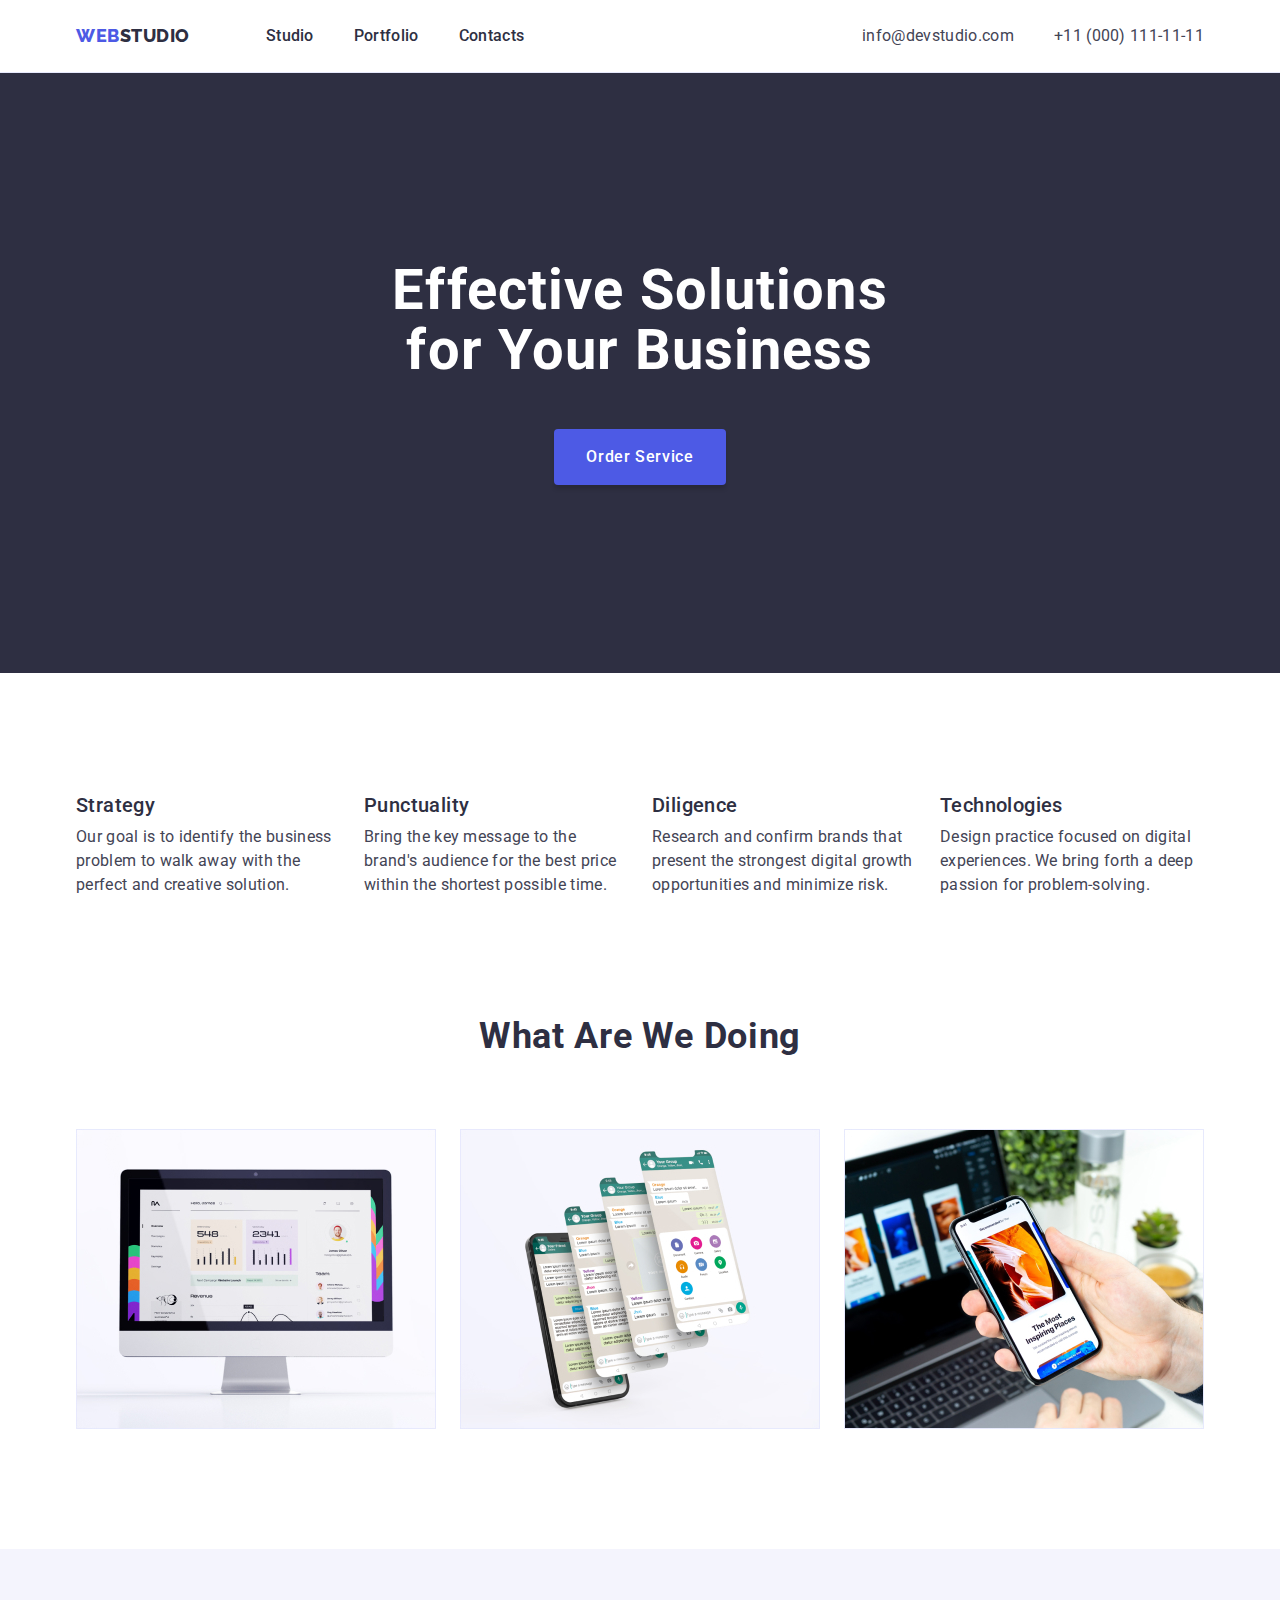
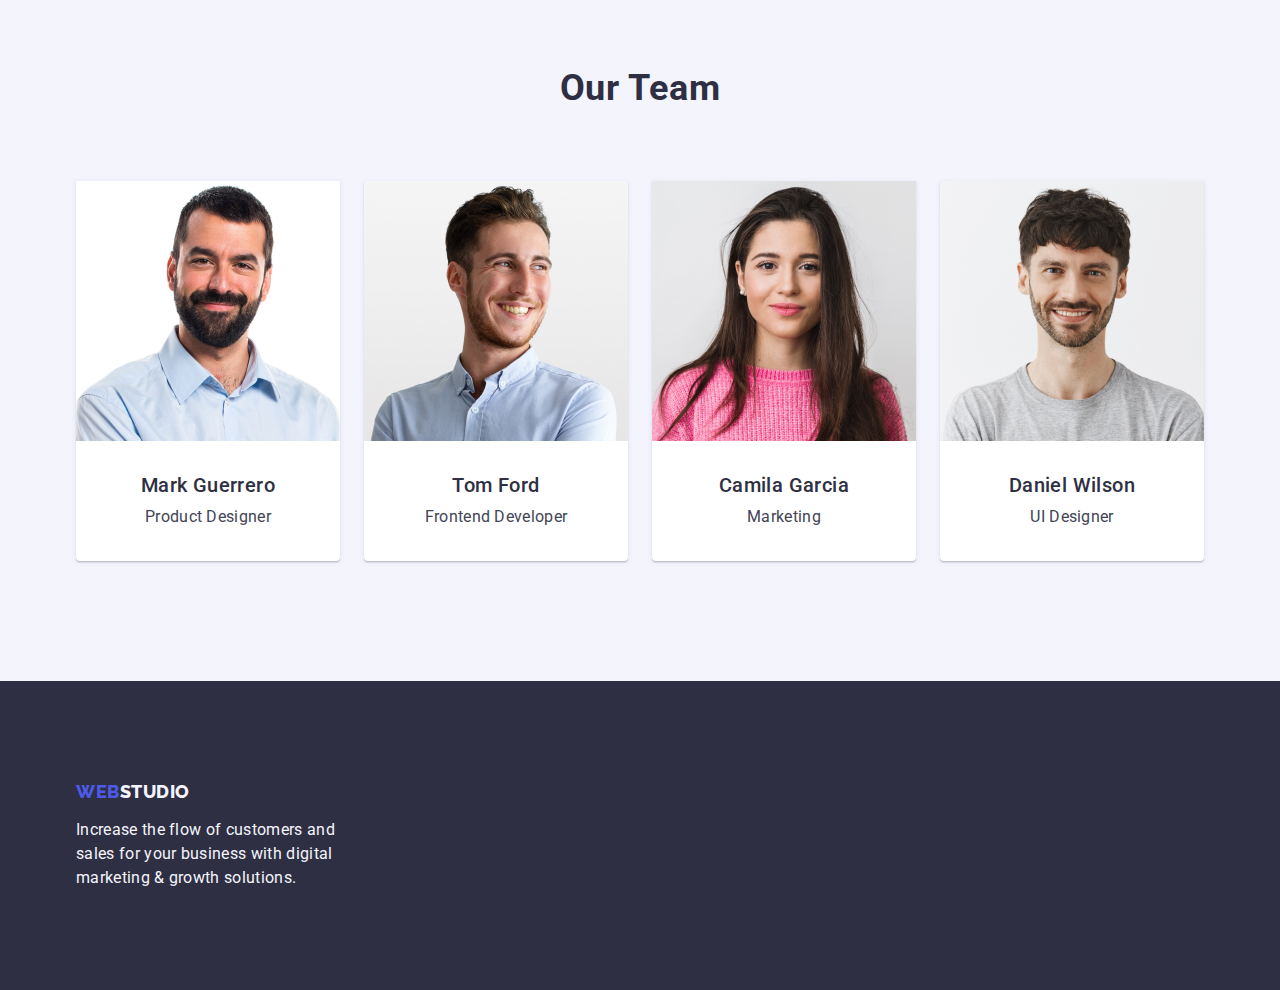
<file: index.html>
<!DOCTYPE html>
<html lang="en">
  <head>
    <meta charset="UTF-8" />
    <meta http-equiv="X-UA-Compatible" content="IE=edge" />
    <meta name="viewport" content="width=device-width, initial-scale=1.0" />
    <title>WebStudio</title>
    <link rel="preconnect" href="https://fonts.googleapis.com" />
    <link rel="preconnect" href="https://fonts.gstatic.com" crossorigin />
    <link
      href="https://fonts.googleapis.com/css2?family=Raleway:wght@800&family=Roboto:wght@400;500;700;900&display=swap"
      rel="stylesheet"
    />
    <link
      rel="stylesheet"
      href="https://cdnjs.cloudflare.com/ajax/libs/modern-normalize/2.0.0/modern-normalize.min.css"
    />
    <link rel="stylesheet" href="./css/styles.css" />
  </head>
  <body>
    <header class="header">
      <div class="container header-container">
        <nav class="header-navigation">
          <a href="./index.html" class="header-logo link"
            >Web <span class="logo-word">Studio</span>
          </a>
          <ul class="header-list list">
            <li>
              <a href="./index.html" class="link header-list-item">Studio</a>
            </li>
            <li>
              <a href="./portfolio.html" class="link header-list-item"
                >Portfolio</a
              >
            </li>
            <li><a href="" class="link header-list-item">Contacts</a></li>
          </ul>
        </nav>
        <address class="header-address">
          <ul class="header-address-list list">
            <li>
              <a
                href="mailto:info@devstudio.com"
                class="link header-address-item"
                >info@devstudio.com</a
              >
            </li>
            <li>
              <a href="tel:+110001111111" class="link header-address-item"
                >+11 (000) 111-11-11</a
              >
            </li>
          </ul>
        </address>
      </div>
    </header>
    <main>
      <!-- Hero -->
      <section class="hero">
        <div class="container">
          <h1 class="hero-title">Effective Solutions for Your Business</h1>
          <button type="button" class="hero-btn">Order Service</button>
        </div>
      </section>
      <!-- section2 -->
      <section class="skills">
        <div class="container">
          <h2 class="visually-hidden">What are we doing</h2>
          <ul class="skills-list list">
            <li class="skills-list-item">
              <h3 style="text-align: left" class="item-title">Strategy</h3>
              <p style="text-align: left" class="item-text">
                Our goal is to identify the business problem to walk away with
                the perfect and creative solution.
              </p>
            </li>
            <li class="skills-list-item">
              <h3 style="text-align: left" class="item-title">Punctuality</h3>
              <p style="text-align: left" class="item-text">
                Bring the key message to the brand's audience for the best price
                within the shortest possible time.
              </p>
            </li>
            <li class="skills-list-item">
              <h3 style="text-align: left" class="item-title">Diligence</h3>
              <p style="text-align: left" class="item-text">
                Research and confirm brands that present the strongest digital
                growth opportunities and minimize risk.
              </p>
            </li>
            <li class="skills-list-item">
              <h3 style="text-align: left" class="item-title">Technologies</h3>
              <p style="text-align: left" class="item-text">
                Design practice focused on digital experiences. We bring forth a
                deep passion for problem-solving.
              </p>
            </li>
          </ul>
        </div>
      </section>
      <!-- section3 -->
      <section class="images">
        <div class="container">
          <h2 class="images-title">What are we doing</h2>
          <ul class="images-list list">
            <li class="images-item">
              <img
                src="./images/photo-1.jpg"
                alt="apple monitor"
                width="360"
                height="300"
              />
            </li>
            <li class="images-item">
              <img
                src="./images/photo-3.jpg"
                alt="iphone with open telegram"
                width="360"
                height="300"
              />
            </li>
            <li class="images-item">
              <img
                src="./images/photo-2.jpg"
                alt="iphone hold in their hands"
                width="360"
                height="300"
              />
            </li>
          </ul>
        </div>
      </section>
      <!-- section4 -->
      <section class="team">
        <div class="container">
          <h2 class="team-title">Our Team</h2>
          <ul class="team-list list">
            <li class="team-list-item">
              <img
                src="./images/img-1.jpg"
                alt="first man"
                width="264"
                height="260"
              />
              <div class="text-container">
                <h3 class="item-title">Mark Guerrero</h3>
                <p class="item-text">Product Designer</p>
              </div>
            </li>
            <li class="team-list-item">
              <img
                src="./images/img-2.jpg"
                alt="second man"
                width="264"
                height="260"
              />
              <div class="text-container">
                <h3 class="item-title">Tom Ford</h3>
                <p class="item-text">Frontend Developer</p>
              </div>
            </li>
            <li class="team-list-item">
              <img
                src="./images/img-3.jpg"
                alt="first girl"
                width="264"
                height="260"
              />
              <div class="text-container">
                <h3 class="item-title">Camila Garcia</h3>
                <p class="item-text">Marketing</p>
              </div>
            </li>
            <li class="team-list-item">
              <img
                src="./images/img-4.jpg"
                alt="third man"
                width="264"
                height="260"
              />
              <div class="text-container">
                <h3 class="item-title">Daniel Wilson</h3>
                <p class="item-text">UI Designer</p>
              </div>
            </li>
          </ul>
        </div>
      </section>
    </main>
    <footer class="footer">
      <div class="container">
        <a href="./index.html" class="header-logo footer-logo link"
          >Web<span class="logo-footer-word">Studio</span></a
        >
        <p class="footer-text">
          Increase the flow of customers and sales for your business with
          digital marketing & growth solutions.
        </p>
      </div>
    </footer>
  </body>
</html>
</file>
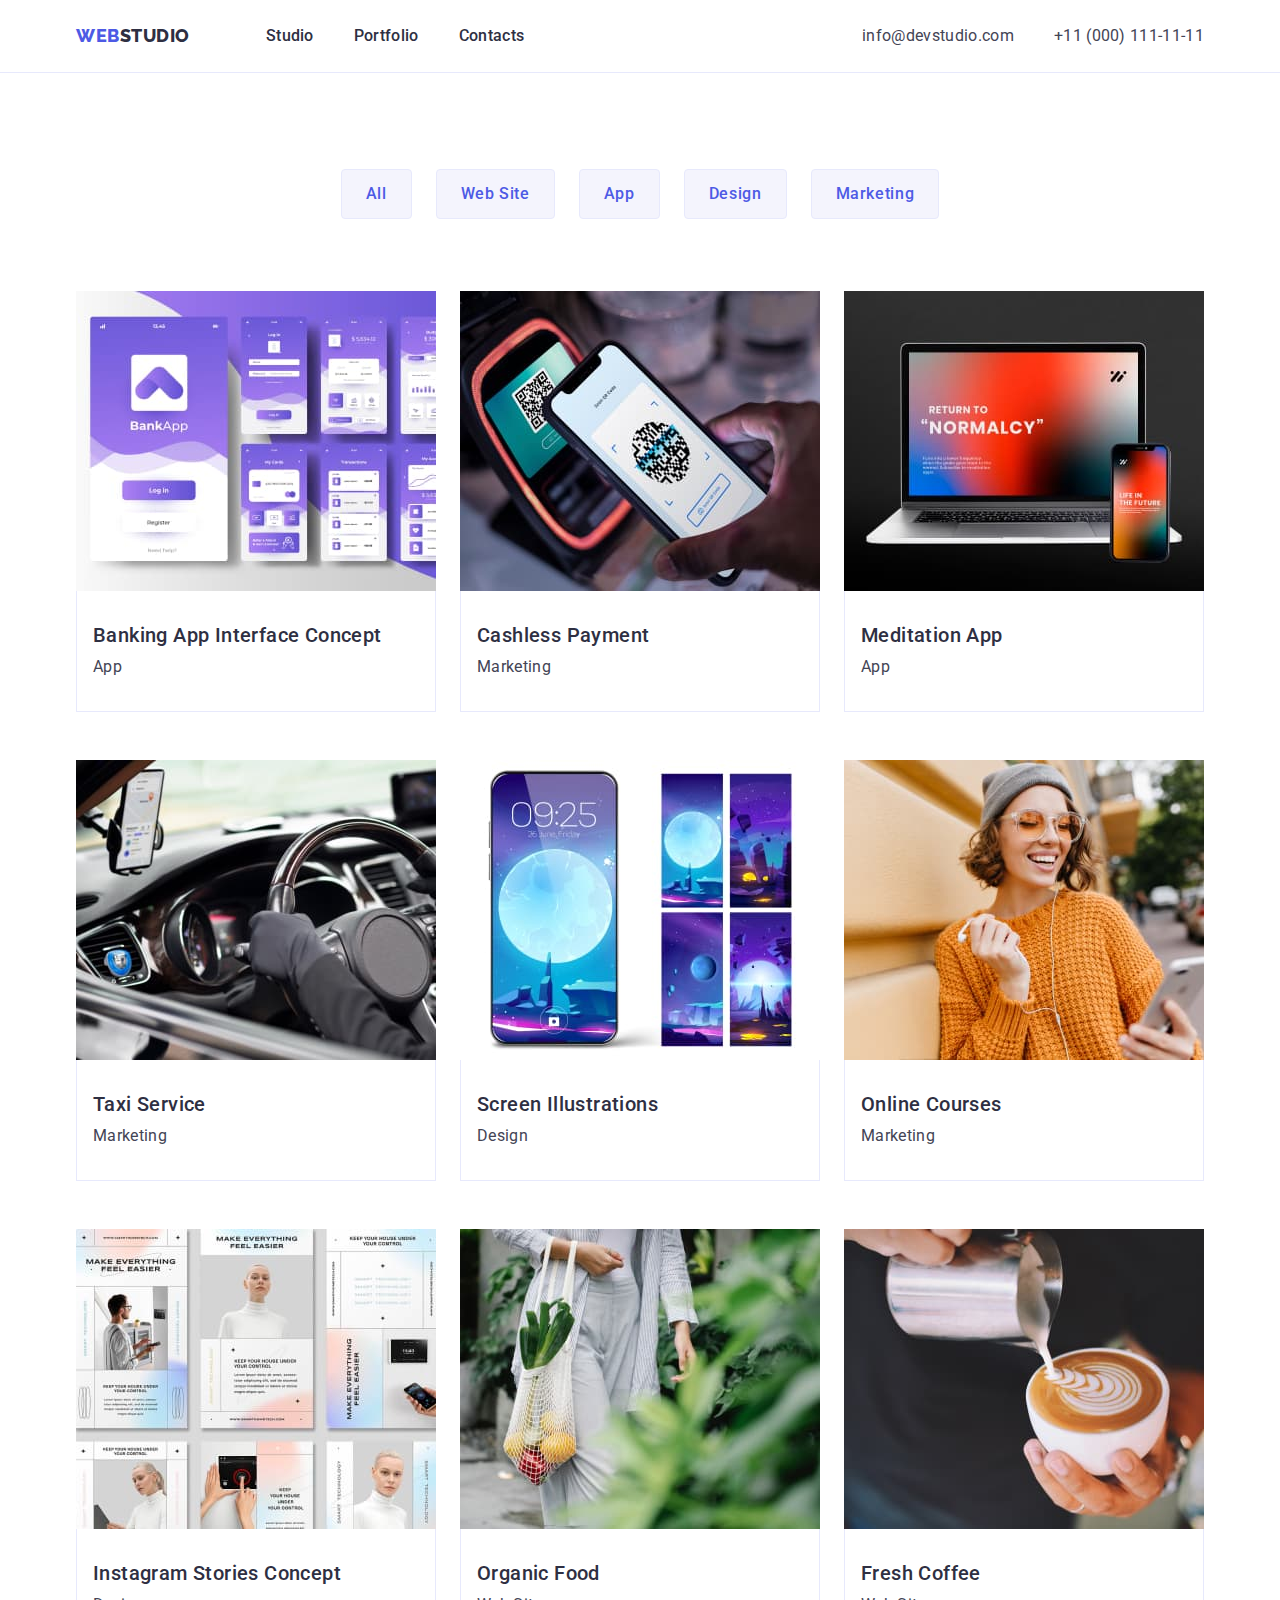
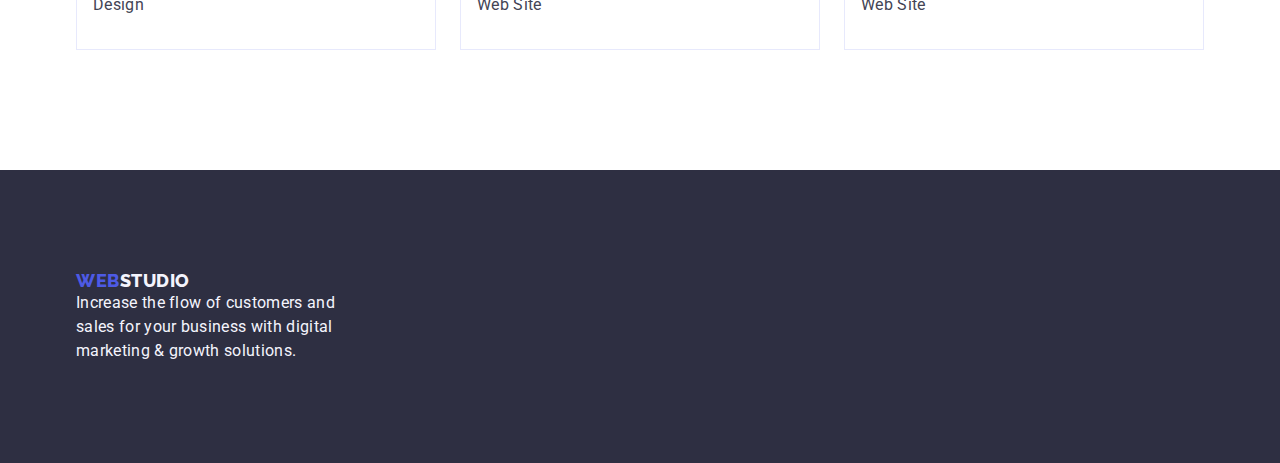
<file: portfolio.html>
<!DOCTYPE html>
<html lang="en">
  <head>
    <meta charset="UTF-8" />
    <meta http-equiv="X-UA-Compatible" content="IE=edge" />
    <meta name="viewport" content="width=device-width, initial-scale=1.0" />
    <title>Portfolio</title>
    <link rel="preconnect" href="https://fonts.googleapis.com" />
    <link rel="preconnect" href="https://fonts.gstatic.com" crossorigin />
    <link
      href="https://fonts.googleapis.com/css2?family=Raleway:wght@800&family=Roboto:wght@400;500;700;900&display=swap"
      rel="stylesheet"
    />
    <link
      rel="stylesheet"
      href="https://cdnjs.cloudflare.com/ajax/libs/modern-normalize/2.0.0/modern-normalize.min.css"
    />
    <link rel="stylesheet" href="./css/styles.css" />
  </head>
  <body>
    <header class="header">
      <div class="container header-container">
        <nav class="header-navigation">
          <a href="./portfolio.html" class="header-logo link"
            >Web<span class="logo-word">Studio</span></a
          >
          <ul class="header-list list">
            <li>
              <a href="./index.html" class="link header-list-item">Studio</a>
            </li>
            <li>
              <a href="./portfolio.html" class="link header-list-item"
                >Portfolio</a
              >
            </li>
            <li><a href="" class="link header-list-item">Contacts</a></li>
          </ul>
        </nav>
        <address class="header-address">
          <ul class="header-address-list list">
            <li>
              <a
                href="mailto:info@devstudio.com"
                class="link header-address-item"
                >info@devstudio.com</a
              >
            </li>
            <li>
              <a href="tel:+110001111111" class="link header-address-item"
                >+11 (000) 111-11-11</a
              >
            </li>
          </ul>
        </address>
      </div>
    </header>
    <main>
      <section class="project">
        <div class="container">
          <h1 hidden>Navigation and menu</h1>
          <ul class="project-list list">
            <li><button type="button" class="list-btn">All</button></li>
            <li><button type="button" class="list-btn">Web Site</button></li>
            <li><button type="button" class="list-btn">App</button></li>
            <li><button type="button" class="list-btn">Design</button></li>
            <li><button type="button" class="list-btn">Marketing</button></li>
          </ul>
          <ul class="project-second-list list">
            <li class="project-second-item">
              <a href="" class="link"
                ><img
                  src="./images/images-1.jpg"
                  alt="Interfaces"
                  width="360"
                  height="300"
                />
                <div class="application">
                  <h2 class="second-list-title">
                    Banking App Interface Concept
                  </h2>
                  <p class="second-list-text">App</p>
                </div></a
              >
            </li>
            <li class="project-second-item">
              <a href="" class="link"
                ><img
                  src="./images/images-2.jpg"
                  alt="mobile pay"
                  width="360"
                  height="300"
                />
                <div class="application">
                  <h2 class="second-list-title">Cashless Payment</h2>
                  <p class="second-list-text">Marketing</p>
                </div></a
              >
            </li>
            <li class="project-second-item">
              <a href="" class="link"
                ><img
                  src="./images/images-3.jpg"
                  alt="gadjets"
                  width="360"
                  height="300"
                />
                <div class="application">
                  <h2 class="second-list-title">Meditation App</h2>
                  <p class="second-list-text">App</p>
                </div></a
              >
            </li>
            <li class="project-second-item">
              <a href="" class="link"
                ><img
                  src="./images/images-4.jpg"
                  alt="car"
                  width="360"
                  height="300"
                />
                <div class="application">
                  <h2 class="second-list-title">Taxi Service</h2>
                  <p class="second-list-text">Marketing</p>
                </div></a
              >
            </li>
            <li class="project-second-item">
              <a href="" class="link"
                ><img
                  src="./images/images-5.jpg"
                  alt="phone screen"
                  width="360"
                  height="300"
                />
                <div class="application">
                  <h2 class="second-list-title">Screen Illustrations</h2>
                  <p class="second-list-text">Design</p>
                </div></a
              >
            </li>
            <li class="project-second-item">
              <a href="" class="link"
                ><img
                  src="./images/images-6.jpg"
                  alt="girl with phone"
                  width="360"
                  height="300"
                />
                <div class="application">
                  <h2 class="second-list-title">Online Courses</h2>
                  <p class="second-list-text">Marketing</p>
                </div></a
              >
            </li>
            <li class="project-second-item">
              <a href="" class="link"
                ><img
                  src="./images/images-7.jpg"
                  alt="instastories"
                  width="360"
                  height="300"
                />
                <div class="application">
                  <h2 class="second-list-title">Instagram Stories Concept</h2>
                  <p class="second-list-text">Design</p>
                </div></a
              >
            </li>
            <li class="project-second-item">
              <a href="" class="link"
                ><img
                  src="./images/images-8.jpg"
                  alt="food in the package"
                  width="360"
                  height="300"
                />
                <div class="application">
                  <h2 class="second-list-title">Organic Food</h2>
                  <p class="second-list-text">Web Site</p>
                </div></a
              >
            </li>
            <li class="project-second-item">
              <a href="" class="link"
                ><img
                  src="./images/images-9.jpg"
                  alt="latte art"
                  width="360"
                  height="300"
                />
                <div class="application">
                  <h2 class="second-list-title">Fresh Coffee</h2>
                  <p class="second-list-text">Web Site</p>
                </div></a
              >
            </li>
          </ul>
        </div>
      </section>
    </main>
    <footer class="footer">
      <div class="container">
        <a href="./portfolio.html" class="header-logo link"
          >Web<span class="logo-footer-word">Studio</span></a
        >
        <p class="footer-text">
          Increase the flow of customers and sales for your business with
          digital marketing & growth solutions.
        </p>
      </div>
    </footer>
  </body>
</html>
</file>
<file: css/styles.css>
body {
  font-family: "Raleway", sans-serif;
  font-family: "Roboto", sans-serif;
  color: var(--text-color);
  background-color: var(--background-color);
}

:root {
  --background-color: #ffffff;
  --title-color: #2e2f42;
  --text-color: #434455;
  --footer-text: #f4f4fd;
  --logo-color: #4d5ae5;
  --color-header: #e7e9fc;
  --hover-color: #404bbf;
}

img {
  display: block;
}

.visually-hidden {
  position: absolute;
  width: 1px;
  height: 1px;
  margin: -1px;
  border: 0;
  padding: 0;
  white-space: nowrap;
  clip-path: inset(100%);
  clip: rect(0 0 0 0);
  overflow: hidden;
}

.container {
  width: 1158px;
  padding-left: 15px;
  padding-right: 15px;
  margin: 0 auto;
}

.list {
  list-style: none;
  margin: 0;
  padding: 0;
}

.link {
  text-decoration: none;
}

/*------------- Header------------- */
.header {
  background-color: var(--background-color);
  border-bottom: 1px solid #e7e9fc;
}

.header-container {
  display: flex;
}

.header-navigation {
  display: flex;
  align-items: center;
}

.header-logo {
  font-family: "Raleway", sans-serif;
  font-style: normal;
  font-weight: 800;
  font-size: 18px;
  line-height: 1.17;
  display: flex;
  align-items: center;
  letter-spacing: 0.03em;
  text-transform: uppercase;
  color: var(--logo-color);
  margin-right: 76px;
}

.logo-word {
  color: var(--title-color);
}

.header-list {
  display: flex;
  gap: 40px;
  margin-right: auto;
}

.header-list-item {
  display: block;
  font-weight: 500;
  font-size: 16px;
  line-height: 1.5;
  letter-spacing: 0.02em;
  color: var(--title-color);
  padding: 24px 0;
}

.header-list-item:is(:hover, :focus) {
  color: var(--hover-color);
}

.header-address {
  font-style: normal;
  margin-left: auto;
}

.header-address-list {
  display: flex;
  align-items: center;
  gap: 40px;
  margin-left: 0;
  margin-right: 0;
}

.header-address-item {
  display: block;
  font-size: 16px;
  line-height: 1.5;
  letter-spacing: 0.02em;
  color: var(--text-color);
  padding: 24px 0;
}

.header-address-item:is(:hover, :focus) {
  color: var(--hover-color);
}

/*------------- Hero ------------- */

.hero {
  background-color: var(--title-color);
  padding: 188px 0;
}

.hero-title {
  margin-top: 0;
  margin-bottom: 48px;
  font-size: 56px;
  line-height: 1.07;
  text-align: center;
  letter-spacing: 0.02em;
  color: var(--background-color);
  max-width: 496px;
  margin-left: auto;
  margin-right: auto;
}

.hero-btn {
  font-family: inherit;
  font-weight: 500;
  font-size: 16px;
  line-height: 1.5;
  display: flex;
  align-items: center;
  letter-spacing: 0.04em;
  color: var(--background-color);
  cursor: pointer;
  background-color: var(--logo-color);
  padding: 16px 32px;
  margin: 48px auto 0 auto;
  border-radius: 4px;
  display: block;
  min-width: 169px;
  height: 56px;
  border: none;
  box-shadow: 0px 4px 4px rgba(0, 0, 0, 0.15);
}

.hero-btn:is(:hover, :focus) {
  color: var(--logo-color);
  background-color: var(--hover-color);
}

/*------------- Main 2 section------------- */

.skills {
  padding-top: 120px;
  padding-bottom: 120px;
}

.skills-list {
  margin-top: 0;
  margin-bottom: 0;
  display: flex;
  gap: 24px;
}

.skills-list-item {
  flex-basis: calc((100% - 72px) / 4);
}

.item-title {
  font-weight: 500;
  font-size: 20px;
  line-height: 1.2;
  letter-spacing: 0.02em;
  color: var(--title-color);
  margin-top: 0;
  margin-bottom: 8px;
}

.item-text {
  font-size: 16px;
  line-height: 1.5;
  letter-spacing: 0.02em;
  color: var(--text-color);
  margin-top: 0;
  margin-bottom: 0;
}

/*------------- Main 3 section------------- */
.images {
  padding-bottom: 120px;
}

.images-title {
  font-size: 36px;
  line-height: 1.11;
  text-align: center;
  letter-spacing: 0.02em;
  text-transform: capitalize;
  color: var(--title-color);
  margin-top: 0;
  margin-bottom: 72px;
}

.images-list {
  margin-top: 0;
  margin-bottom: 0;
  display: flex;
  gap: 24px;
}

.images-item {
  flex-basis: calc((100% - 3 * 16px) / 3);
}

/*------------- Main 4 section------------- */
.team {
  background-color: var(--footer-text);
  padding-top: 120px;
  padding-bottom: 120px;
}
.team-title {
  font-size: 36px;
  line-height: 1.11;
  text-align: center;
  letter-spacing: 0.02em;
  text-transform: capitalize;
  color: var(--title-color);
  margin-top: 0;
  margin-bottom: 72px;
}
.team-list {
  /* background-color: var(--background-color); */
  margin-top: 0;
  margin-bottom: 0;
  display: flex;
  gap: 24px;
}
.team-list-item {
  background-color: var(--background-color);
  box-shadow: 0px 1px 6px rgba(46, 47, 66, 0.08),
    0px 1px 1px rgba(46, 47, 66, 0.16), 0px 2px 1px rgba(46, 47, 66, 0.08);
  flex-basis: calc((100% - 72px) / 4);
  border-radius: 0px 0px 4px 4px;
}
.item-title {
  font-weight: 500;
  font-size: 20px;
  line-height: 1.2;
  text-align: center;
  letter-spacing: 0.02em;
  color: var(--title-color);
}
.item-text {
  font-size: 16px;
  line-height: 1.5;
  text-align: center;
  letter-spacing: 0.02em;
  color: var(--text-color);
}

.text-container {
  padding: 32px 16px;
  text-align: center;
}

/*------------- Footer------------- */
.footer {
  background-color: var(--title-color);
  padding: 100px 0;
}

.logo-footer-word {
  color: var(--footer-text);
}

.footer-logo {
  display: inline-block;
  margin-bottom: 16px;
}

.footer-text {
  font-size: 16px;
  line-height: 1.5;
  letter-spacing: 0.02em;
  color: var(--footer-text);
  max-width: 264px;
  margin: 0;
}

/*------------- Portfolio------------- */

.project {
  background-color: var(--background-color);
  padding: 96px 0 120px;
}

.project-list {
  display: flex;
  justify-content: center;
  gap: 24px;
  margin-bottom: 72px;
}

.list-btn {
  font-family: inherit;
  font-weight: 500;
  font-size: 16px;
  line-height: 1.5;
  display: flex;
  align-items: center;
  text-align: center;
  letter-spacing: 0.04em;
  cursor: pointer;
  color: var(--logo-color);
  background-color: var(--footer-text);
  padding: 12px 24px;
  border: 1px solid #e7e9fc;
  border-radius: 4px;
}

.list-btn:is(:focus, :hover) {
  color: var(--background-color);
  background-color: var(--hover-color);
  border: 1px solid transparent;
}

.project-second-list {
  display: flex;
  flex-wrap: wrap;
  column-gap: 24px;
  row-gap: 48px;
  padding-left: 0;
}

.project-second-item {
  width: calc((100% - 48px) / 3);
}
.second-list-title {
  font-weight: 500;
  font-size: 20px;
  line-height: 1.2;
  letter-spacing: 0.02em;
  color: var(--title-color);
  margin: 0 0 8px 0;
}

.second-list-text {
  font-size: 16px;
  line-height: 1.5;
  letter-spacing: 0.02em;
  color: var(--text-color);
  margin: 0;
}

.application {
  padding: 32px 16px;
  border: 1px solid #e7e9fc;
  border-top: none;
}
</file>
